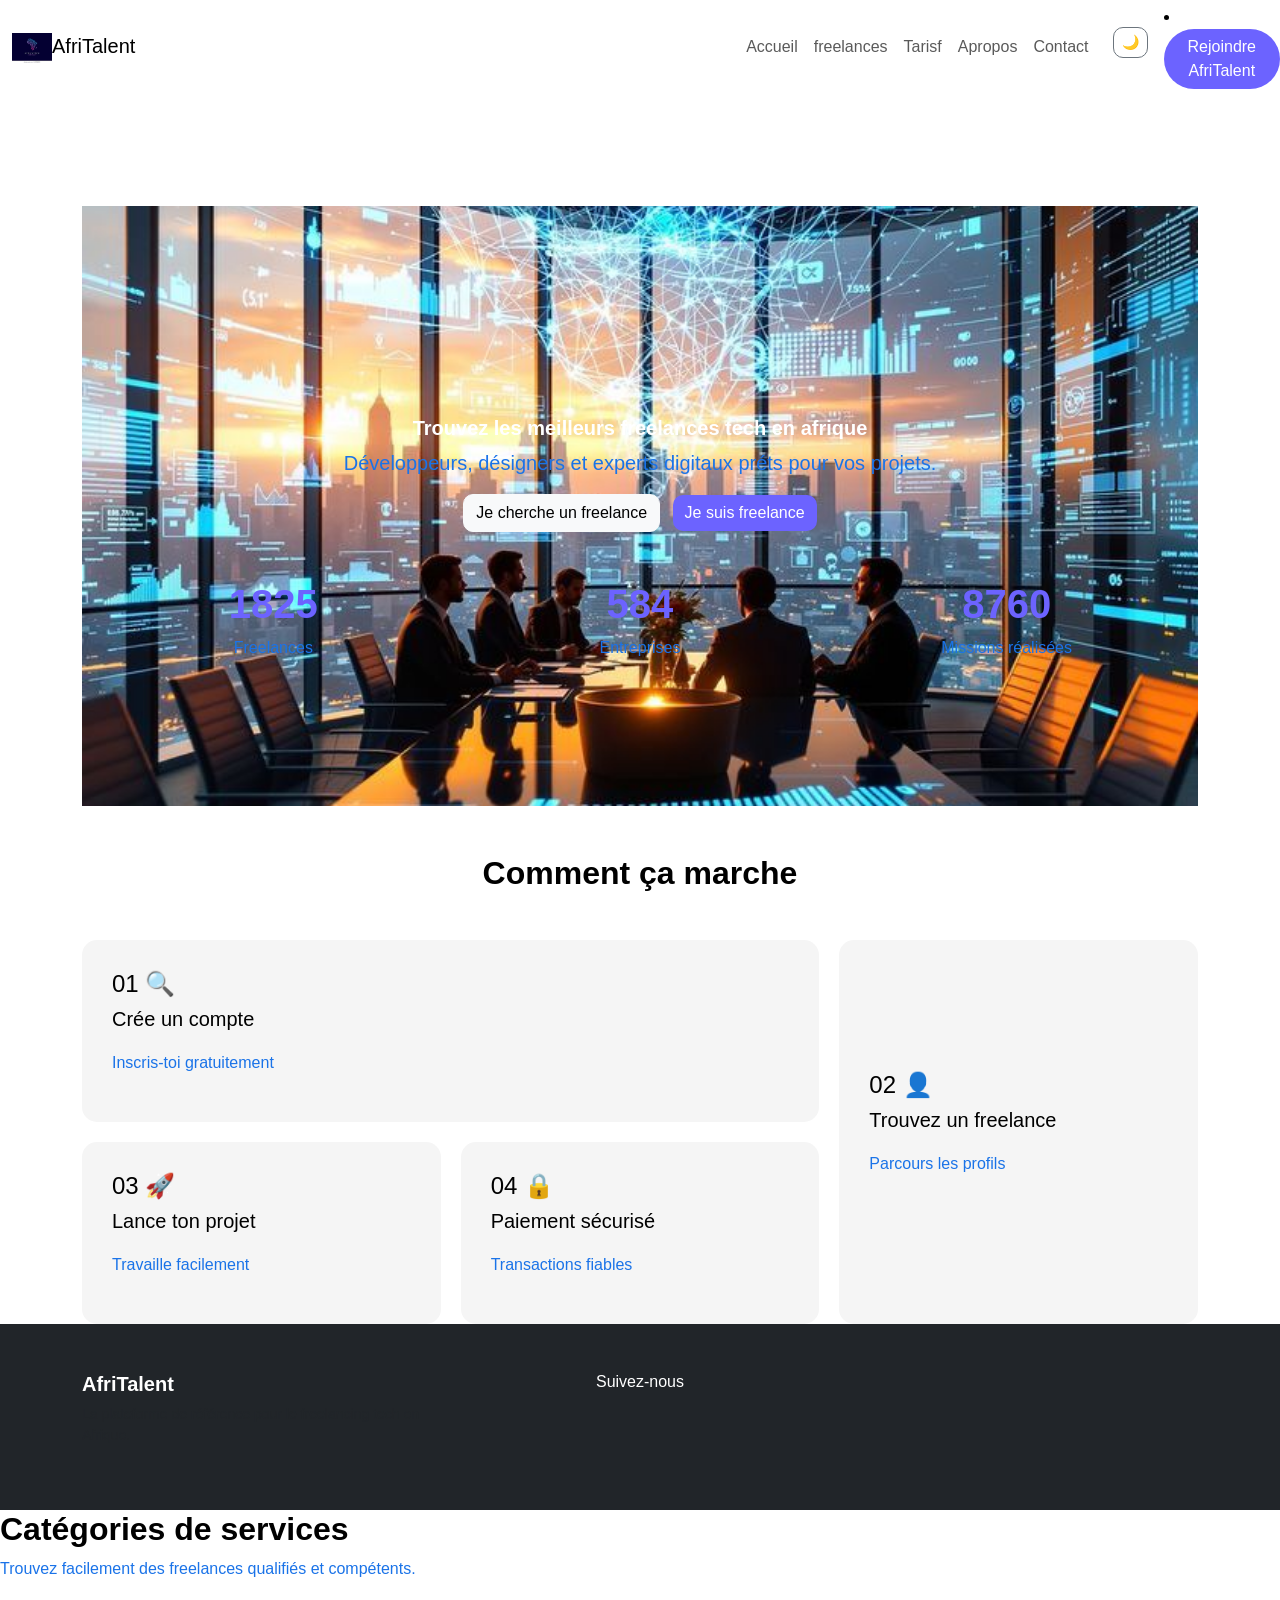
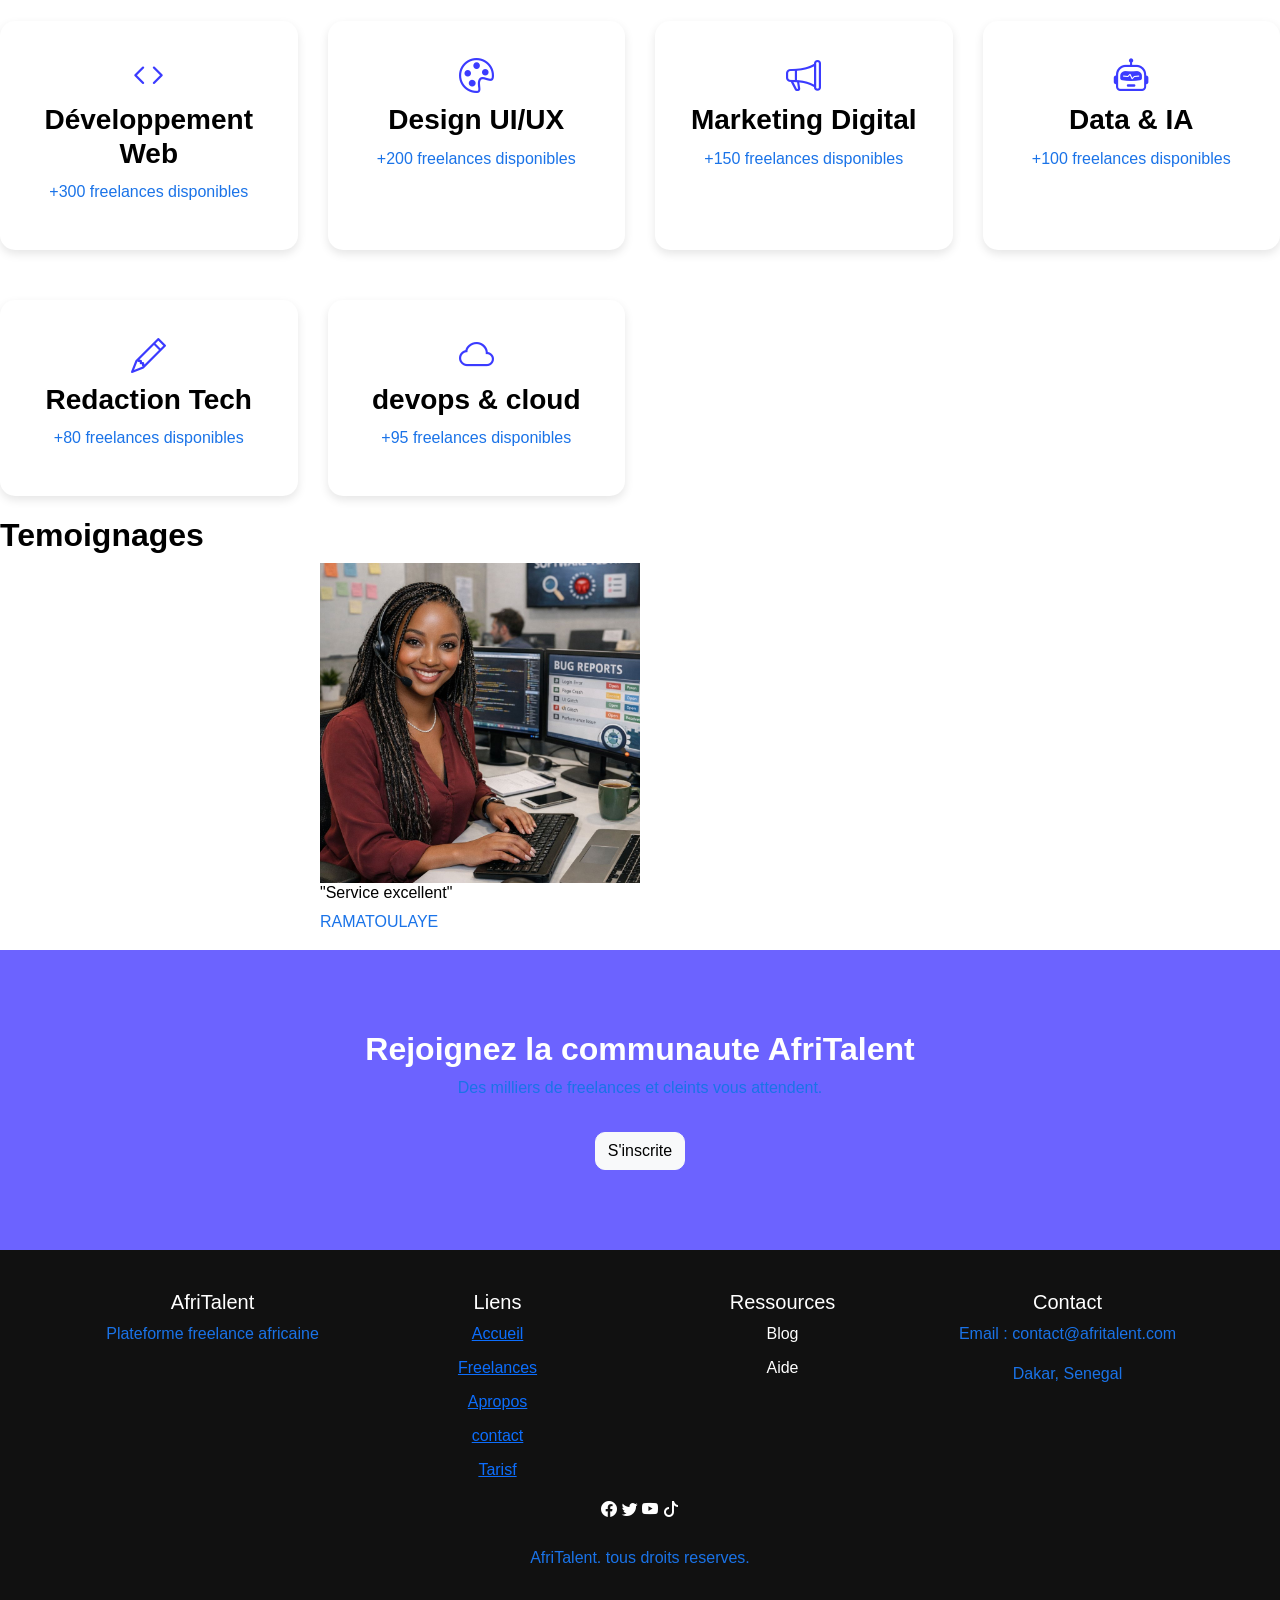
<file: index.html>
<!DOCTYPE html>
<html lang="fr">    

<head>
    <meta charset="UTF-8">
    <meta name="viewport" content="width=device-width, initial-scale=1.0">
    <title>AfriTalent — Accueil</title>

    <link href="https://cdn.jsdelivr.net/npm/bootstrap@5.3.0/dist/css/bootstrap.min.css" rel="stylesheet">
    
    <link rel="stylesheet" href="https://cdn.jsdelivr.net/npm/bootstrap-icons@1.13.1/font/bootstrap-icons.min.css">

    <link rel="stylesheet" href="css/style.css">
</head>

<body>
    <header>
            <div class="container">
                <a class="navbar-brand" href="index.html"></a>

                <button class="navbar-toggler" data-bs-toggle="collapse" data-bs-target="#menu">

                    <span class="navbar-toggler-icon"></span>

                </button>

        
        <nav id="navbar1" class=" navbar navbar-expand-lg fixed-top">

            <div class="container">
                <a class="navbar-brand" href="index.html"> <img src="images/Logo.png" width="40" alt="Logo AfriTalent"
                        class="Logo" alt="#">AfriTalent</a>

            </div>
            <div class="collapse navbar-collapse w-75" id="menu">

                <ul class="navbar-nav ms-auto">
                    <li class="nav-item"><a class="nav-link" href="index.html">Accueil</a></li>
                    <li class="nav-item"><a class="nav-link" href="freelances.html">freelances</a></li>
                    <li class="nav-item"><a class="nav-link" href="tarisf.html">Tarisf</a></li>
                    <li class="nav-item"><a class="nav-link" href="about.html">Apropos</a></li>
                    <li class="nav-item"><a class="nav-link" href="contact..html">Contact</a></li>
                    <li class="nav-item ms-lg-3">
                        <button id="darkModeBtn"  class="btn btn-sm btn-outline-secondary">🌙</button>
                    </li>
                </ul>
            </div>
            <li class="nav-item ms-lg-3">
                <a class="btn btn-primary rounded-pill px-4" alt="#">Rejoindre AfriTalent</a>
            </li>
            </div>
        </nav>
    </header>
<!--hero-->
    <main class="container mt-5 pt-5">
        <section class="hero text-centre">
            <h1 class="display-3 fw-bold">Trouvez les meilleurs freelances tech en afrique</h1>

            <p class="lead">Développeurs, désigners et experts digitaux préts pour vos projets.</p>

            <button class="btn btn-light me-2">Je cherche un freelance</button>

            <button class="btn btn-primary">Je suis freelance</button>
             <div class="row mt-5">
                <div class="col-md-4">
                    <h2 class="counter" data-target="2500">+2500</h2>

                    <p>Freelances</p>
                </div> 


                <div class="col-md-4">
                    <h2 class="counter" data-target="800">+800</h2>

                    <p>Entreprises</p>
                </div>
                <div class="col-md-4">
                    <h2 class="counter" data-target="12000">+12000</h2>

                    <p>Missions réalisées</p>
                </div>


            </div>
        </section>


    </main>

<!--Comment ca marche ?-->
<section class="container mt-5">

<h2 class="text-center mb-5">Comment ça marche</h2>

  <div class="bento-grid mt-4">

     <div class="box box1">
     <h4>01 🔍</h4>
     <h5>Crée un compte</h5>
     <p>Inscris-toi gratuitement</p>
     </div>

    <div class="box box2">
    <h4>02 👤</h4>
    <h5>Trouvez un freelance</h5>
    <p>Parcours les profils</p>
    </div>

    <div class="box box3">
    <h4>03 🚀</h4>
    <h5>Lance ton projet</h5>
    <p>Travaille facilement</p>
    </div>

    <div class="box box4">
    <h4>04 🔒</h4>
    <h5>Paiement sécurisé</h5>
    <p>Transactions fiables</p>
    </div>

</div>
</section>


    <footer class="bg-dark text-white py-5">
        <div class="container">
            <div class="row">
                <div class="col-md-4 mb-4 mb-md-0">
                    <h5 class="fw-bold">AfriTalent</h5>
                    <p class="small text-muted">La plateforme de référence pour le freelancing tech en Afrique.</p>
                </div>
                <div class="col-md-4 mb-4 mb-md-0 text-center">
                    <h6>Suivez-nous</h6>
                    <div class="d-flex justify-content-center gap-3 fs-4">
                        <a href="#" class="text-white"><i class="fab fa-linkedin"></i></a>
                        <a href="#" class="text-white"><i class="fab fa-twitter"></i></a>
                    </div>
                </div>

            </div>

        </div>
    </footer>

<!--categories services-->

<section class="categories">
    <h2>Catégories de services</h2>
    <p>Trouvez facilement des freelances qualifiés et compétents.</p>

    <div class="categories-container">

        
        <div class="categorie-card">
            <i class="bi bi-code"></i>
           <h3>Développement Web</h3>
            <p>+300 freelances disponibles</p>
        </div>
        
        
        <div class="categorie-card">
            <i class="bi bi-palette"></i>
            <h3>Design UI/UX</h3>
            <p>+200 freelances disponibles</p>
        </div>
        

       
        <div class="categorie-card">
            <i class="bi bi-megaphone"></i>
            <h3>Marketing Digital</h3>
            <p>+150 freelances disponibles</p>
        </div>
       

        
        <div class="categorie-card">
            <i class="bi bi-robot"></i>
            <h3>Data & IA</h3>
            <p>+100 freelances disponibles</p>
        </div>
        

        
        <div class="categorie-card">
            <i class="bi bi-pencil"></i>
            <h3>Redaction Tech</h3>
            <p>+80 freelances disponibles</p>
        </div>
        

        
        <div class="categorie-card">
            <i class="bi bi-cloud"></i>
            <h3>devops & cloud</h3>
            <p>+95 freelances disponibles</p>
        </div>
        
    
    </div>
    
</section>


    <!--TEMOIGNAGES-->
<section>

<div id="carouselExample" class="carousel slide">
     <div class="carousel-inner">
  
        <h2 class="text-centre">Temoignages</h2>
    
     <div class="carousel-item active">
      <img src="images/imageR1.jpg" class="d-block w-100 test" alt="...">
        <h6>"Service excellent"</h6>
         <p>RAMATOULAYE</p>
    </div>

    
    <div class="carousel-item">
      <img src="images/imageR2.jpg" class="d-block w-100 test" alt="...">
       <h6>client satisfait</h6>
        <p>ASTOU NDIAYE</p>
    </div>

   
    <div class="carousel-item">
      <img src="images/imageR3.jpg" class="d-block w-100 test" alt="...">
       <h6>"Top plateforme"</h6>
       <p>NDEYE NIANG</p>
    </div>
 <button class="carousel-control-prev" type="button" data-bs-target="#carouselExample" data-bs-slide="prev">
    <span class="carousel-control-prev-icon" aria-hidden="true"></span>
    <span class="visually-hidden">Previous</span>
  </button>
  <button class="carousel-control-next" type="button" data-bs-target="#carouselExample" data-bs-slide="next">
    <span class="carousel-control-next-icon" aria-hidden="true"></span>
    <span class="visually-hidden">Next</span>
  </button>

   </div>
  </div>
  
</section>
  

    
<!--CTA-->
    <section class="cta text-center">
        
        <h2>Rejoignez la communaute AfriTalent</h2>
        <p>Des milliers de freelances et cleints vous attendent.</p>

        <a class="btn btn-light mt-3" href="#">S'inscrite</a>


    
    </section>

    </main>

    <footer class="footer">

        <div class="container">

            <div class="row">

                <div class="col-md-3">
                    <h5>AfriTalent</h5>
                    <p>Plateforme freelance africaine</p>
                </div>

                <div class="col-md-3">
                    <h5>Liens</h5>
                    <ul>
                        <li><a href="index.html">Accueil</a></li>
                        <li><a href="freelances.html">Freelances</a></li>
                        <li><a href="about.html">Apropos</a></li>
                        <li><a href="contact..html">contact</a></li>
                        <li><a href="tarisf.html">Tarisf</a></li>
                    </ul>
                </div>


                <div class="col-md-3">
                    <h5>Ressources</h5>
                    <ul>
                        <li>Blog</li>
                        <li>Aide</li>
                    </ul>
                </div>

                <div class="col-md-3">
                    <h5>Contact</h5>
                    <p>Email : contact@afritalent.com</p>
                    <p>Dakar, Senegal</p>
                
                </div>
                
                <div>
                    <i class="bi bi-facebook"><i class="fa-brands fa-facebook"></i></i>
                    <i class="bi bi-twitter"></i>
                    <i class="bi bi-youtube"></i>
                    <i class="bi bi-tiktok"></i>
                </div>
                
            </div>




            
            <p class="text-center mt-4">
                <span id="year"></span> AfriTalent. tous droits reserves.
            
       </div>
       
       </div>
       </div>
       

   
   </footer>

<script 
src="https://cdn.jsdelivr.net/npm/bootstrap@5.3.0/dist/js/bootstrap.bundle.min.js"
></script> 

<script src="js/main.js"></script>
</body>
</html>
</file>
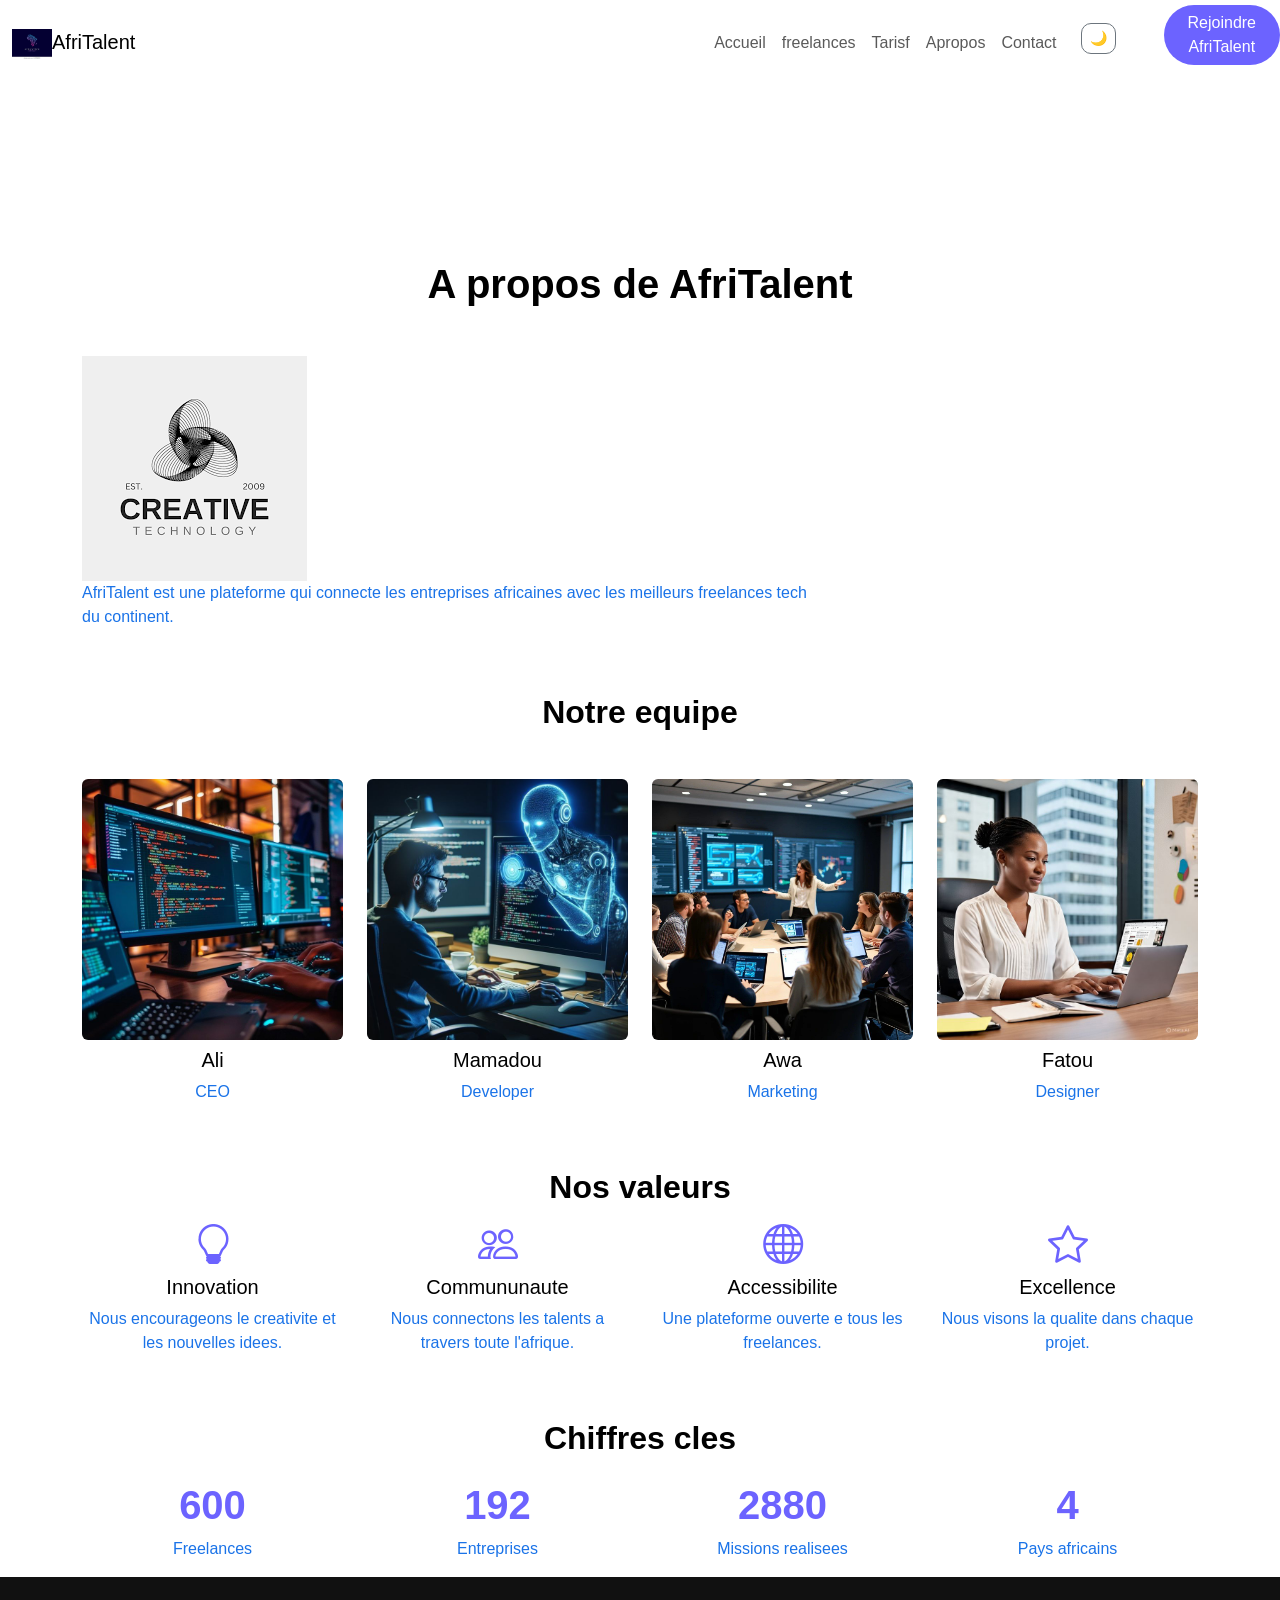
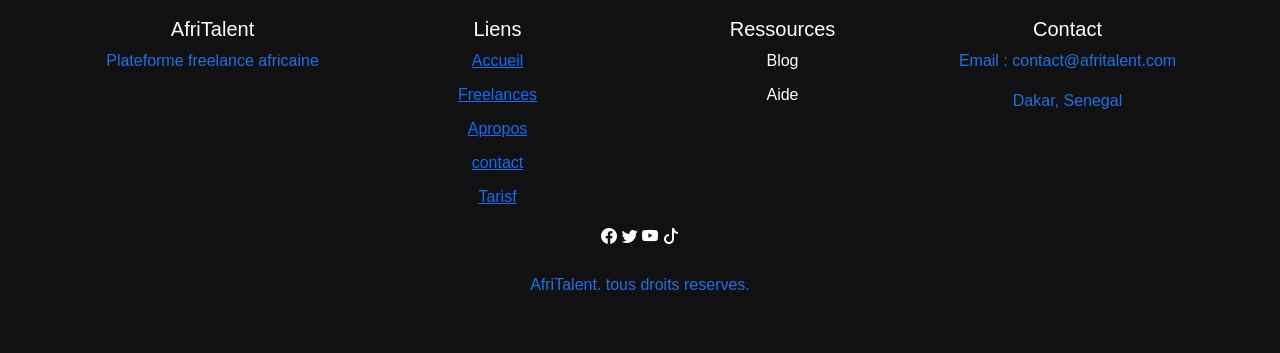
<file: about.html>
<!DOCTYPE html>
<html lang="fr">
<head> 
<meta charset="UTF-8"> 
<meta name="viewport" content="width=device-width, initial-scale=1.0"> 
<title>AfriTalent — Accueil</title> 
 
<link 
href="https://cdn.jsdelivr.net/npm/bootstrap@5.3.0/dist/css/bootstrap.min.css" 
rel="stylesheet"> 

<link rel="stylesheet" href="https://cdn.jsdelivr.net/npm/bootstrap-icons@1.11.3/font/bootstrap-icons.min.css">

<link rel="stylesheet" href="css/style.css">
</head>

<body>
  <header>
    
            <div class="container">
                <a class="navbar-brand" href="index.html"></a>

                <button class="navbar-toggler" data-bs-toggle="collapse" data-bs-target="#menu">

                    <span class="navbar-toggler-icon"></span>

                </button>
     
        <nav id="navbar1" class=" navbar navbar-expand-lg fixed-top">

            <div class="container">
                <a class="navbar-brand" href="index.html"> <img src="images/Logo.png" width="40" alt="Logo AfriTalent"
                        class="Logo" alt="#">AfriTalent</a>

            </div>
            <div class="collapse navbar-collapse w-75" id="menu">

                <ul class="navbar-nav ms-auto">
                    <li class="nav-item"><a class="nav-link" href="index.html">Accueil</a></li>
                    <li class="nav-item"><a class="nav-link" href="freelances.html">freelances</a></li>
                    <li class="nav-item"><a class="nav-link" href="tarisf.html">Tarisf</a></li>
                    <li class="nav-item"><a class="nav-link" href="about.html">Apropos</a></li>
                    <li class="nav-item"><a class="nav-link" href="contact..html">Contact</a></li>
                    <li class="nav-item ms-lg-3">
                        <button id="darkModeBtn"  class="btn btn-sm btn-outline-secondary">🌙</button>
                    </li>
                </ul>
            </div>
            <ol class="nav-item ms-lg-3">
                <a class="btn btn-primary rounded-pill px-4" href="#">Rejoindre AfriTalent</a>
            </ol>
            </div>
        </nav>
  </header>


    <div class="container" style="margin-top: 150px;">

        <h1 class="text-center mb-5">A propos de AfriTalent</h1>

        <div class="row">
        <div class="col-md-6">

            <img src="images/logo2.png" class="img-fluid" alt="..">

    </div>
<!--Notre equipe-->
        <div class="col-md-8">

            <p>AfriTalent est une plateforme qui connecte les entreprises africaines avec les meilleurs freelances tech du continent.</p>

        </div>

        </div> 

            <h2 class="text-center my-5">Notre equipe</h2>
            
        <div class="row text-center">

       <div class="col-md-3">
            <img src="images/image1.jpg" class="img-fluid rounded" alt="Ali CEO">

             <h5 class="mt-2">Ali</h5>
             <p>CEO</p>

        </div>
  
        
        <div class="col-md-3">
            <img src="images/image2.jpg" class="img-fluid rounded" alt="Mamadou Developer"> 

            <h5 class="mt-2">Mamadou</h5>
            <p>Developer</p>
        </div>
        

        <div class="col-md-3">
            <img src="images/image3.jpg" class="img-fluid rounded" alt="Awa Marketing">

            <h5 class="mt-2">Awa</h5>
            <p>Marketing</p>
        </div>
        

        
        <div class="col-md-3">
            <img src="images/image4.jpg" class="img-fluid rounded" alt="Fatou Designer">

            <h5 class="mt-2">Fatou</h5>
            <p>Designer</p>
        </div>    


    </div>

</div> 


<!--Nos valeurs-->

<section class="container mt-5">

    <h2 class="text-center">Nos valeurs</h2>
    <div class="row text-center">

        <div class="col-12 col-md-3 col-lg-3">
            <i class="bi bi-lightbulb fs-1"></i>
            <h5>Innovation</h5>
            <p>Nous encourageons le creativite et les nouvelles idees.</p>
        </div>

        <div class="col-12 col-md-3 col-lg-3">
            <i class="bi bi-people fs-1"></i>
            <h5>Commununaute</h5>
            <p>Nous connectons les talents a travers toute l'afrique.</p>
        </div>

        <div class="col-12 col-md-3 col-lg-3">
            <i class="bi bi-globe fs-1"></i>
            <h5>Accessibilite</h5>
            <p>Une plateforme ouverte e tous les freelances.</p>
        </div>

        <div class="col-12 col-md-3 col-lg-3">
            <i class="bi bi-star fs-1"></i>
            <h5>Excellence</h5>
            <p>Nous visons la qualite dans chaque projet.</p>
        </div>

    </div>

</section>
<!--Chiffres cles-->
<section class="container mt-5 text-center">

    <h2 class="mb-4">Chiffres cles</h2>
    <div class="row">

        <div class="col-12 col-md-3 col-lg-3">
            <h2 class="counter" data-target="2500">800</h2>
            <p>Freelances</p>
        </div>

        <div class="col-12 col-md-3 col-lg-3">
            <h2 class="counter" data-target="800">800</h2>
            <p>Entreprises</p>
        </div>

        <div class="col-12 col-md-3 col-lg-3">
            <h2 class="counter" data-target="12000">12000</h2>
            <p>Missions realisees</p>
        </div>

        <div class="col-12 col-md-3 col-lg-3">
            <h2 class="counter" data-target="15">15</h2>
            <p>Pays africains</p>
        </div>
        
    </div>

</section>

</main>

<!--CTA-->
  
 
<footer class="footer">

        <div class="container">

            <div class="row">

                <div class="col-md-3">
                    <h5>AfriTalent</h5>
                    <p>Plateforme freelance africaine</p>
                </div>

                <div class="col-md-3">
                    <h5>Liens</h5>
                    <ul>
                        <li><a href="index.html">Accueil</a></li>
                        <li><a href="freelances.html">Freelances</a></li>
                        <li><a href="about.html">Apropos</a></li>
                        <li><a href="contact..html">contact</a></li>
                        <li><a href="tarisf.html">Tarisf</a></li>
                    </ul>
                </div>


                <div class="col-md-3">
                <h5>Ressources</h5>
                    <ul>
                        <li>Blog</li>
                        <li>Aide</li>
                    </ul>
                </div>

                <div class="col-md-3">
                    <h5>Contact</h5>
                    <p>Email : contact@afritalent.com</p>
                    <p>Dakar, Senegal</p>
                </div>    
                

                
                <div>
                    <i class="bi bi-facebook"><i class="fa-brands fa-facebook"></i></i>
                    <i class="bi bi-twitter"></i>
                    <i class="bi bi-youtube"></i>
                    <i class="bi bi-tiktok"></i>
                </div>
               
            </div>




            
            <p class="text-center mt-4">
                <span id="year"></span> AfriTalent. tous droits reserves.
            </p>    
            
       </div>
       
   
   </footer>

<script 
src="https://cdn.jsdelivr.net/npm/bootstrap@5.3.0/dist/js/bootstrap.bundle.min.js"
></script> 
<script src="js/main.js"></script>
</body>
</html>
</file>
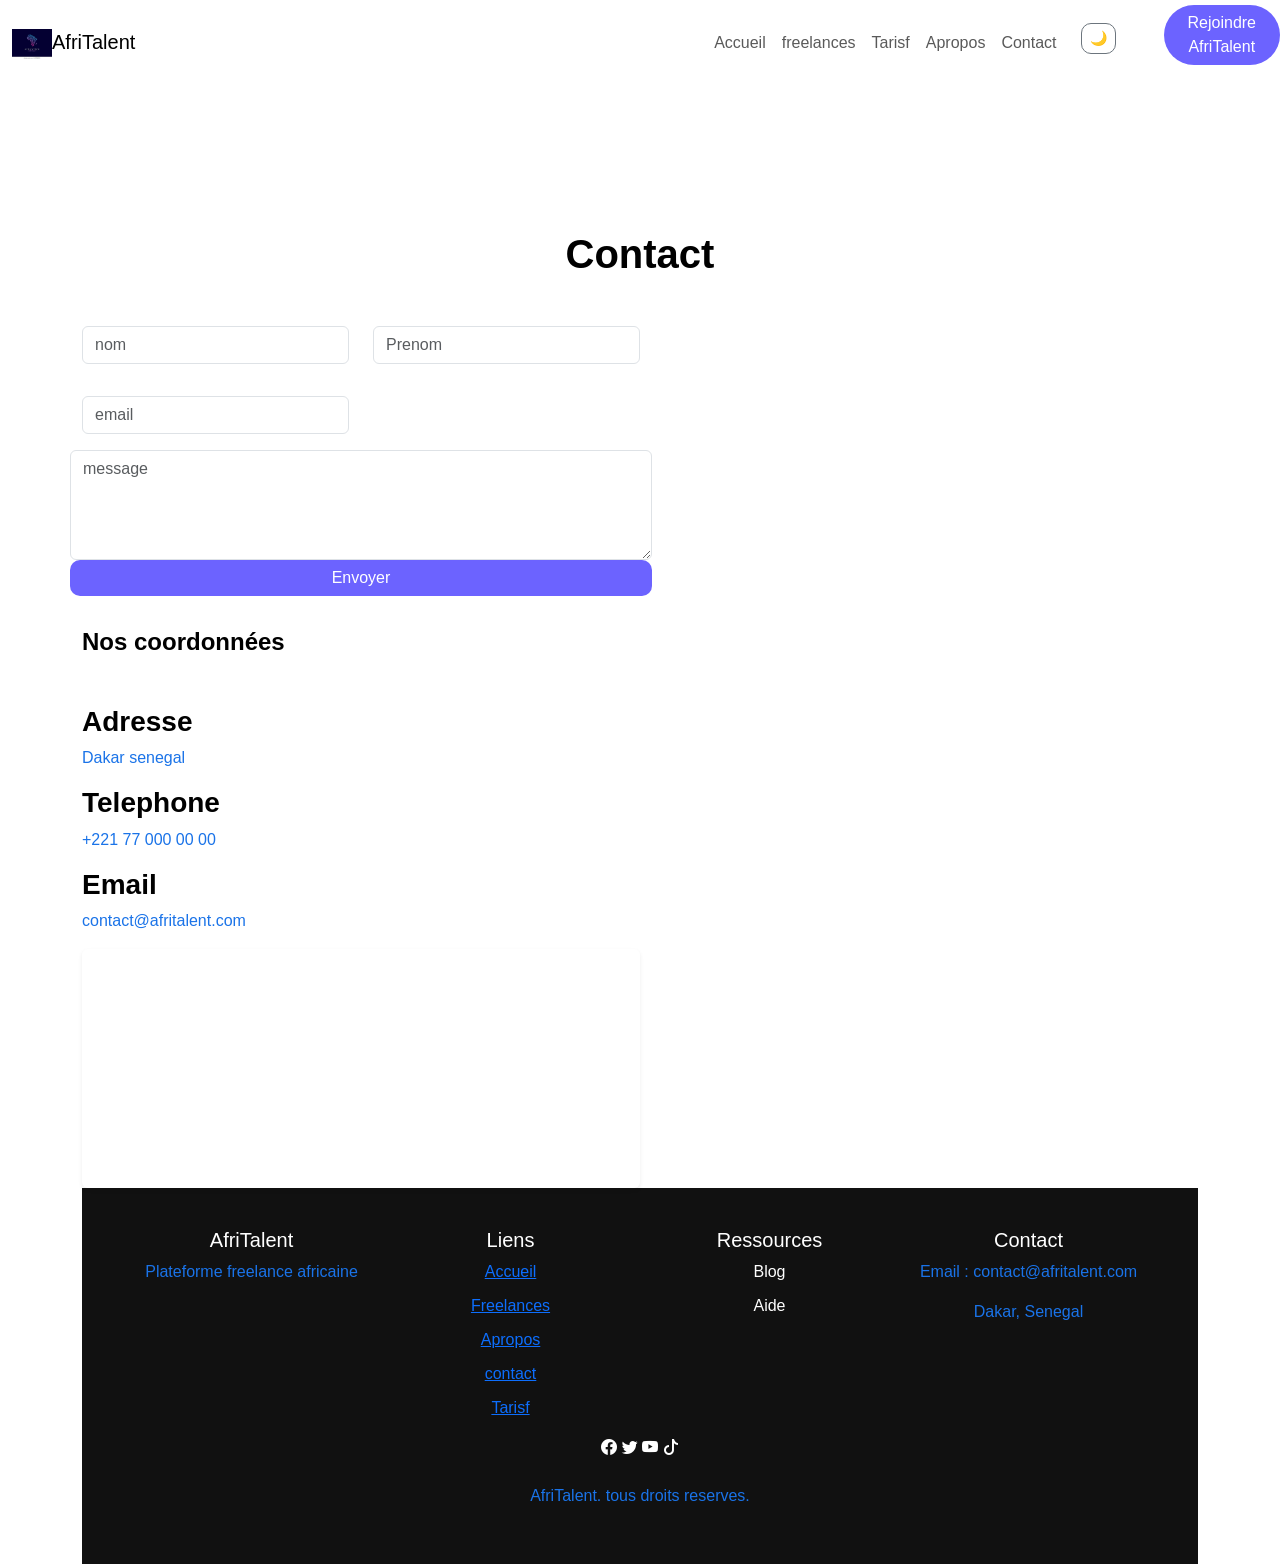
<file: contact..html>
<!DOCTYPE html>
<html lang="fr">
<head> 
<meta charset="UTF-8"> 
<meta name="viewport" content="width=device-width, initial-scale=1.0"> 
<title>AfriTalent — Accueil</title> 

<link 
href="https://cdn.jsdelivr.net/npm/bootstrap@5.3.0/dist/css/bootstrap.min.css" 
rel="stylesheet"> 
<link rel="stylesheet" href="https://cdn.jsdelivr.net/npm/bootstrap-icons@1.11.3/font/bootstrap-icons.min.css">

<link rel="stylesheet" href="css/style.css">
</head>
<body> 
      
<header> 
    
            <div class="container">
                <a class="navbar-brand" href="index.html"></a>

                <button class="navbar-toggler" data-bs-toggle="collapse" data-bs-target="#menu">

                    <span class="navbar-toggler-icon"></span>

                </button>

        
        <nav id="navbar1" class=" navbar navbar-expand-lg fixed-top">

            <div class="container">
                <a class="navbar-brand" href="index.html"> <img src="images/Logo.png" width="40" alt="Logo AfriTalent"
                        class="Logo" alt="#">AfriTalent</a>

            </div>
            <div class="collapse navbar-collapse w-75" id="menu">

                <ul class="navbar-nav ms-auto">
                    <li class="nav-item"><a class="nav-link" href="index.html">Accueil</a></li>
                    <li class="nav-item"><a class="nav-link" href="freelances.html">freelances</a></li>
                    <li class="nav-item"><a class="nav-link" href="tarisf.html">Tarisf</a></li>
                    <li class="nav-item"><a class="nav-link" href="about.html">Apropos</a></li>
                    <li class="nav-item"><a class="nav-link" href="contact..html">Contact</a></li>
                    <li class="nav-item ms-lg-3">
                        <button id="darkModeBtn"  class="btn btn-sm btn-outline-secondary">🌙</button>
                    </li>
                </ul>
            </div>
            <ol class="nav-item ms-lg-3">
                <a class="btn btn-primary rounded-pill px-4" alt="#">Rejoindre AfriTalent</a>
            </ol>
            </div>
        </nav>

     
    
</header>
    <form id="contactForm">
        <div class="container" style="margin-top: 120px;">

            <h1 class="text-center mb-5">Contact</h1>

             <div class="col-lg-6">
    
                <div class="row">
                    <div class="col-md-6 mb-3">

                        <input id="nom" type="text" class="form-control mb-3" placeholder="nom" required>
                        <small id="nomError" class="text-danger"></small>
                        
                    </div>

                    <div class="col-md-6 mb-3">
                    
                        <input id="prenom" type="prenom" class="form-control mb-3" placeholder="Prenom" required>
                        <small id="prenomError" class="text-danger"></small>

                    </div>
               
                <div class="col-md-6 mb-3">

                   <input id="email" type="email" class="form-control" placeholder="email" required>
                   <small id="emailError" class="text-danger"></small>

                </div>
    
        

                <textarea id="message" class="form-control" rows="4" placeholder="message"></textarea>
                <small id="messageError" class="text-danger"></small>

                <button class="btn btn-primary">Envoyer</button>

                <p id="successMessage" class="text-success mt-3"></p>

            
                       <div  class="alert alert-success mt-3 d-none">
                            <p>Merci ! Votre message a été envoyé avec succès!</p>
                        </div>
               
    </div>         
    </form>
             
    <!--info-->

             <div class="info">
                <div class="col-md-6">

                <h4 class="fw-bold mb-5"> Nos coordonnées</h4>

                <h3>Adresse</h3>
                <p>Dakar senegal</p>

                <h3>Telephone</h3>
                <p>+221 77 000 00 00</p>

                <h3>Email</h3>
                <p>contact@afritalent.com</p>

             </div>

             <div class="ratio ratio-21x9 rounded overflow-hidden shadow-sm">
                        <iframe src="https://www.google.com/maps/embed?pb=!1m18!1m12!1m3!1d12345.6789!2d-17.44!3d14.71!2m3!1f0!2f0!3f0!3m2!1i1024!2i768!4f13.1!3m3!1m2!1s0x0%3A0x0!2zMTTCsDQyJzM2LjAiTiAxN8KwMjYnMjQuMCJX!5e0!3m2!1sfr!2ssn!4v1620000000000!5m2!1sfr!2ssn" style="border:0;" allowfullscreen="" loading="lazy"></iframe>
            </div>
        
        </div>
    </div>
</main>
    <!--CTA-->
    


    <footer class="footer">

        <div class="container">

            <div class="row">

                <div class="col-md-3">
                    <h5>AfriTalent</h5>
                    <p>Plateforme freelance africaine</p>
                </div>

                <div class="col-md-3">
                    <h5>Liens</h5>
                    <ul>
                        <li><a href="index.html">Accueil</a></li>
                        <li><a href="freelances.html">Freelances</a></li>
                        <li><a href="about.html">Apropos</a></li>
                        <li><a href="contact..html">contact</a></li>
                        <li><a href="tarisf.html">Tarisf</a></li>
                    </ul>
                </div>


                <div class="col-md-3">
                    <h5>Ressources</h5>
                    <ul>
                        <li>Blog</li>
                        <li>Aide</li>
                    </ul>
                </div>

                <div class="col-md-3">
                    <h5>Contact</h5>
                    <p>Email : contact@afritalent.com</p>
                    <p>Dakar, Senegal</p>
                </div>


                <div>
                    <i class="bi bi-facebook"><i class="fa-brands fa-facebook"></i></i>
                    <i class="bi bi-twitter"></i>
                    <i class="bi bi-youtube"></i>
                    <i class="bi bi-tiktok"></i>
                </div>
            </div>



            <p class="text-center mt-4">
                <span id="year"></span> AfriTalent. tous droits reserves.
            </p>
   </div> 
   
   </footer>
<script 
src="https://cdn.jsdelivr.net/npm/bootstrap@5.3.0/dist/js/bootstrap.bundle.min.js"
></script> 

<script src="js/main.js"></script>
</body>
</html>
</file>
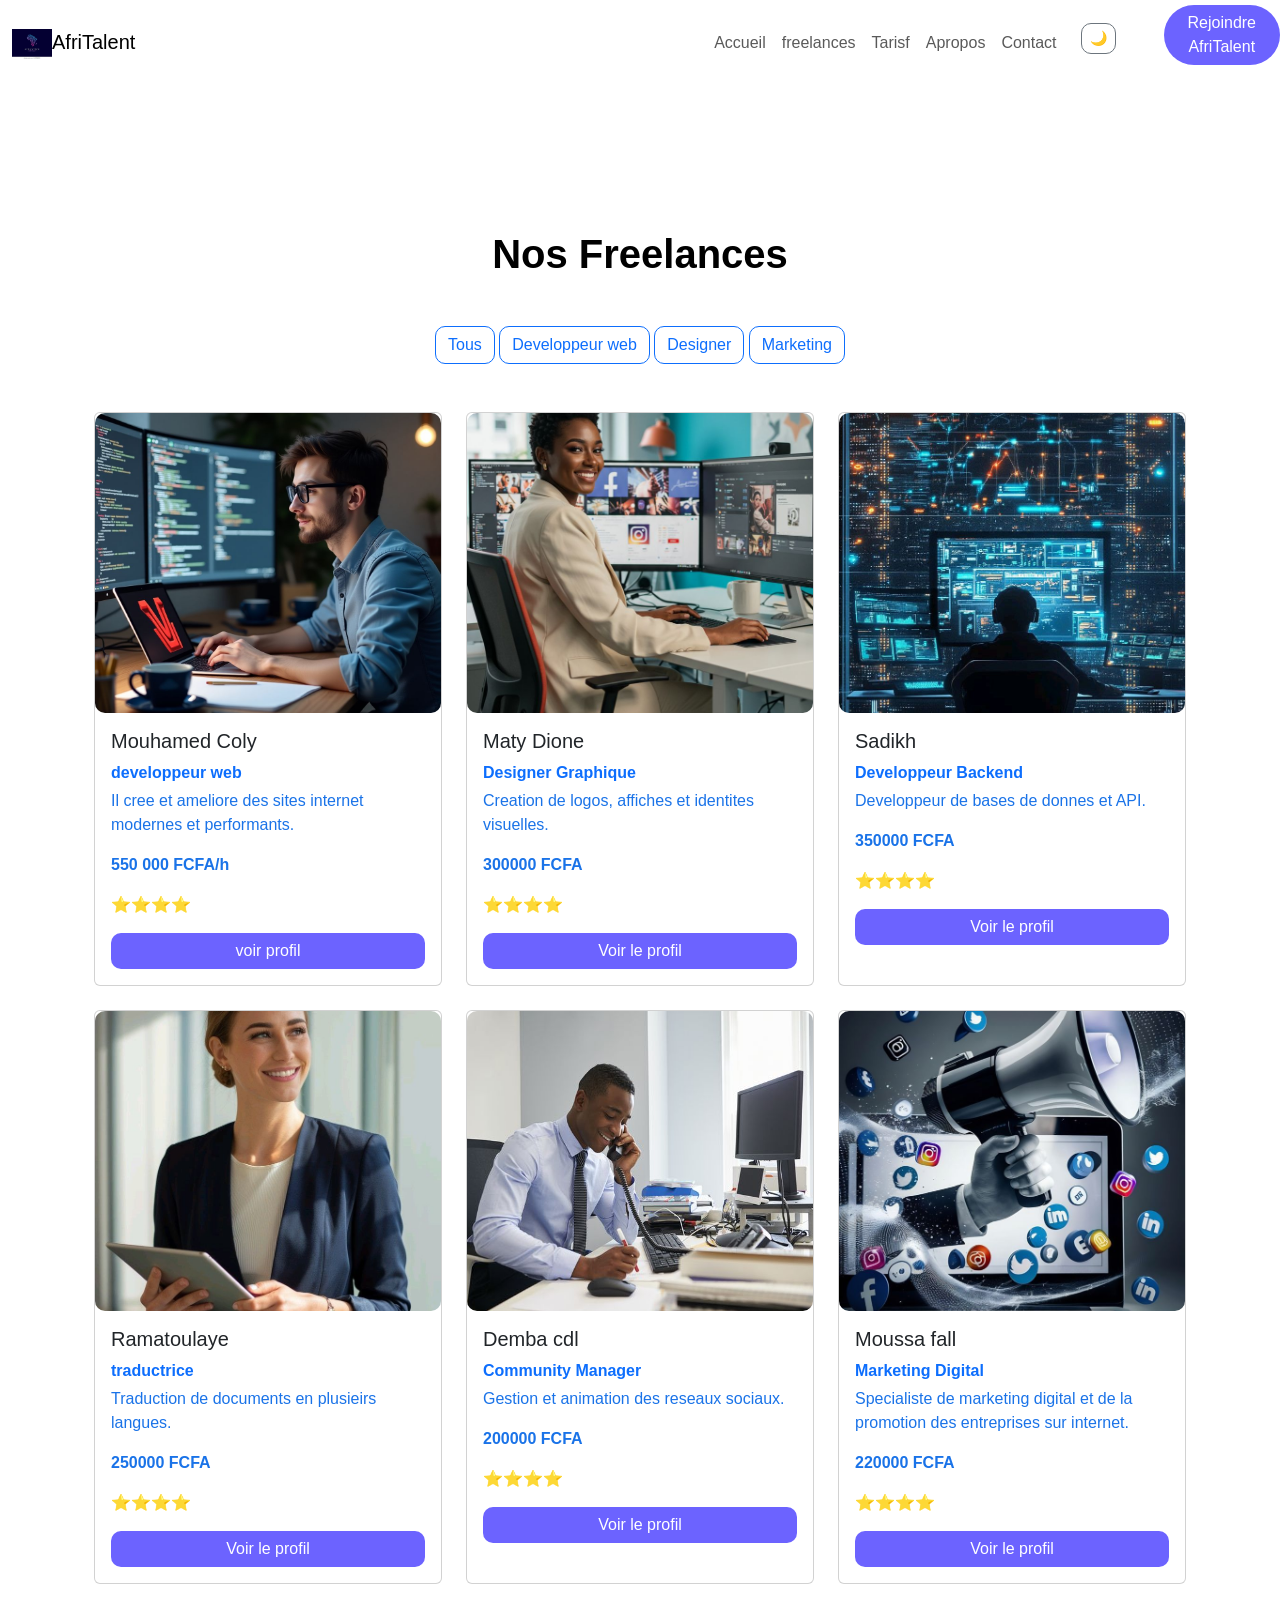
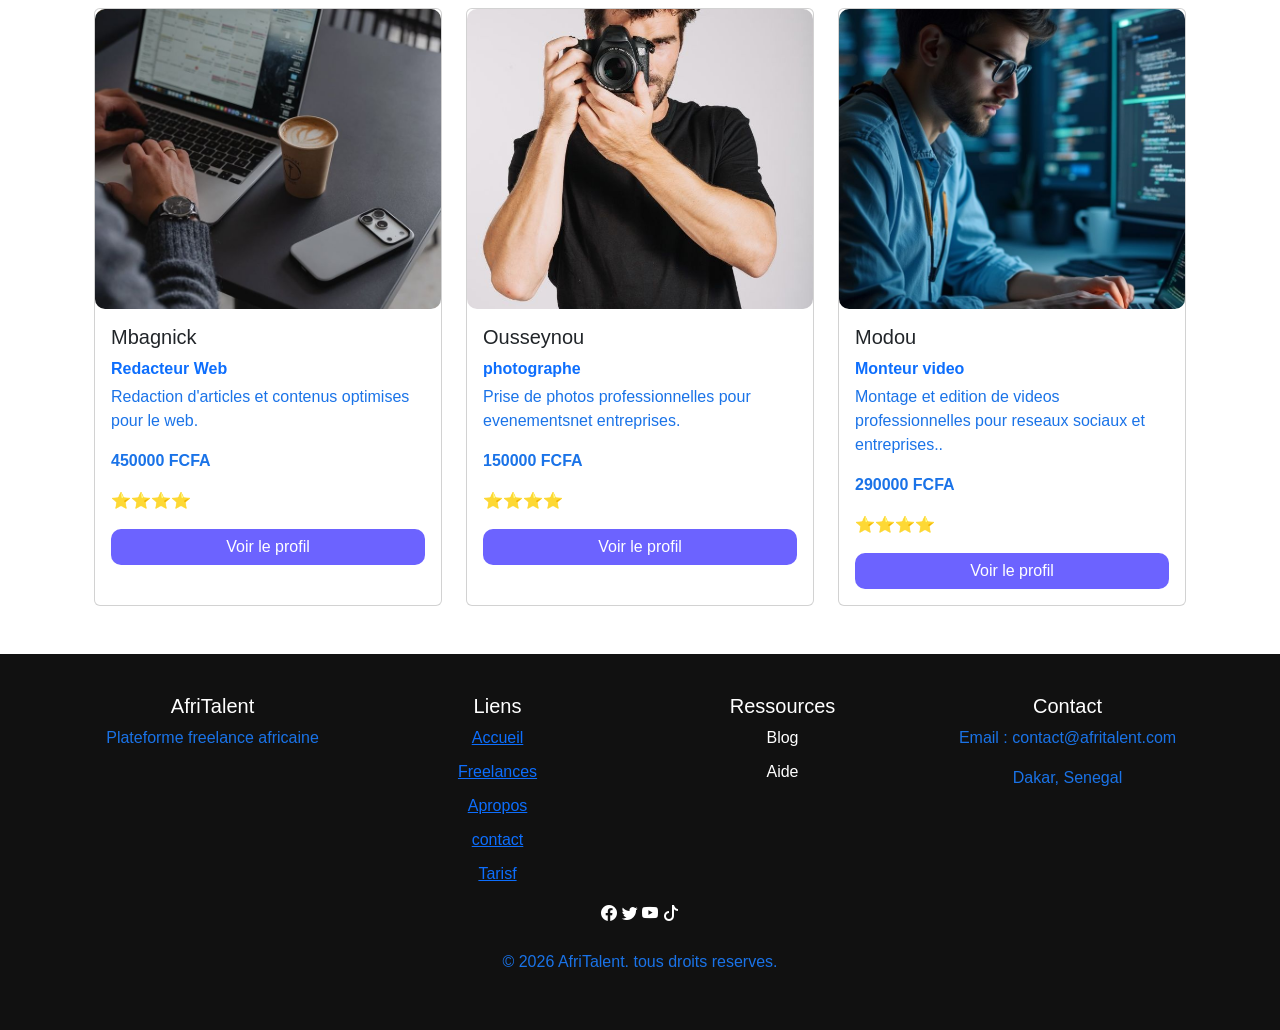
<file: freelances.html>
<!DOCTYPE html>
<html lang="fr">
<head> 
<meta charset="UTF-8"> 
<meta name="viewport" content="width=device-width, initial-scale=1.0"> 
<title> Freelances - AfriTalent </title> 
<link 
href="https://cdn.jsdelivr.net/npm/bootstrap@5.3.0/dist/css/bootstrap.min.css" 
rel="stylesheet"> 

<link rel="stylesheet" href="https://cdn.jsdelivr.net/npm/bootstrap-icons@1.11.3/font/bootstrap-icons.min.css">
<link rel="stylesheet" href="css/style.css">
</head>
<body> 
   
<header>
       
            <div class="container">
                <a class="navbar-brand" href="index.html"></a>

                <button class="navbar-toggler" data-bs-toggle="collapse" data-bs-target="#menu">

                    <span class="navbar-toggler-icon"></span>

                </button>

        
        <nav id="navbar1" class=" navbar navbar-expand-lg fixed-top">

            <div class="container">
                <a class="navbar-brand" href="index.html"> <img src="images/Logo.png" width="40" alt="Logo AfriTalent"
                        class="Logo" alt="#">AfriTalent</a>

            </div>
            <div class="collapse navbar-collapse w-75" id="menu">

                <ul class="navbar-nav ms-auto">
                    <li class="nav-item"><a class="nav-link" href="index.html">Accueil</a></li>
                    <li class="nav-item"><a class="nav-link" href="freelances.html">freelances</a></li>
                    <li class="nav-item"><a class="nav-link" href="tarisf.html">Tarisf</a></li>
                    <li class="nav-item"><a class="nav-link" href="about.html">Apropos</a></li>
                    <li class="nav-item"><a class="nav-link" href="contact..html">Contact</a></li>
                    <li class="nav-item ms-lg-3">
                        <button id="darkModeBtn"  class="btn btn-sm btn-outline-secondary">🌙</button>
                    </li>
                </ul>
            </div>
            <ol class="nav-item ms-lg-3">
                <a class="btn btn-primary rounded-pill px-4" href="#">Rejoindre AfriTalent</a>
            </ol>
            </div>
        </nav> 
</header>

 <main class="container" style="margin-top: 120px;">
    <h1 class="text-center mb-5">Nos Freelances</h1>

    <div class="text-center mb-4">

        <button class="btn btn-outline-primary filter-btn" data-category="all">Tous</button>

        <button class="btn btn-outline-primary filter-btn" data-category="dev">Developpeur web</button>

        <button class="btn btn-outline-primary filter-btn" data-category="design">Designer</button>

        <button class="btn btn-outline-primary filter-btn" data-category="marketing">Marketing</button>


     </div>
<!--freelances-->     
<section class="freelences ">
    <div class="container my-5">
  <div class="row g-4">

    <div class="col-12 col-md-6 col-lg-4 freelancer-card" data-category="dev">
      <div class="card h-100">
        <img src="images/photofreelance1.jpg" class="card-img-top" alt="photo">
        <div class="card-body">
          <h5 class="card-title">Mouhamed Coly</h5>
          <p class="text-primary mb-1"><strong>developpeur web</strong></p>
          <p class="card-text">Il cree et ameliore des sites internet modernes et performants.</p>
          <p><strong>550 000 FCFA/h</strong></p>
          <p>⭐⭐⭐⭐</p>
          <a href="#" class="btn btn-primary w-100">voir profil</a>
        </div>
      </div>
    </div>
  
    <div class="col-12 col-md-6 col-lg-4 freelancer-card" data-category="design">
      <div class="card h-100">
        <img src="images/photofreelance2.jpg" class="card-img-top" alt="photo">
        <div class="card-body">
          <h5 class="card-title">Maty Dione</h5>
          <p class="text-primary mb-1"><strong>Designer Graphique</strong></p>
          <p class="card-text">Creation de logos, affiches et identites visuelles.</p>
          <p><strong>300000 FCFA</strong></p>
          <p>⭐⭐⭐⭐</p>
          <a href="#" class="btn btn-primary w-100">Voir le profil</a>
        </div>
      </div>
    </div>

    <div class="col-12 col-md-6 col-lg-4 freelancer-card" data-category="dev">
      <div class="card h-100">
        <img src="images/photofreelance3.jpg" class="card-img-top" alt="photo">
        <div class="card-body">
          <h5 class="card-title">Sadikh</h5>
          <p class="text-primary mb-1"><strong>Developpeur Backend</strong></p>
          <p class="card-text">Developpeur de bases de donnes et API.</p>
          <p><strong>350000 FCFA</strong></p>
          <p>⭐⭐⭐⭐</p>
          <a href="#" class="btn btn-primary w-100">Voir le profil</a>
        </div>
      </div>
    </div>

    <div class="col-12 col-md-6 col-lg-4 freelancer-card" data-category="dev">
      <div class="card h-100">
        <img src="images/photofreelance5.jpg" class="card-img-top" alt="photo">
        <div class="card-body">
          <h5 class="card-title">Ramatoulaye</h5>
          <p class="text-primary mb-1"><strong>traductrice</strong></p>
          <p class="card-text">Traduction de documents en plusieirs langues.</p>
          <p><strong>250000 FCFA</strong></p>
          <p>⭐⭐⭐⭐</p>
          <a href="#" class="btn btn-primary w-100">Voir le profil</a>
        </div>
      </div>
    </div>

    <div class="col-12 col-md-6 col-lg-4 freelancer-card" data-category="marketing">
      <div class="card h-100">
        <img src="images/photofreelance4.jpg" class="card-img-top" alt="photo">
        <div class="card-body">
          <h5 class="card-title">Demba cdl</h5>
          <p class="text-primary mb-1"><strong>Community Manager</strong></p>
          <p class="card-text">Gestion et animation des reseaux sociaux.</p>
          <p><strong>200000 FCFA</strong></p>
          <p>⭐⭐⭐⭐</p>
          <a href="#" class="btn btn-primary w-100">Voir le profil</a>
        </div>
      </div>
    </div>

   <div class="col-12 col-md-6 col-lg-4 freelancer-card" data-category="marketing">
      <div class="card h-100">
        <img src="images/photofreelance8.jpg" class="card-img-top" alt="photo">
        <div class="card-body">
          <h5 class="card-title">Moussa fall</h5>
          <p class="text-primary mb-1"><strong>Marketing Digital</strong></p>
          <p class="card-text">Specialiste de marketing digital et de la promotion des entreprises sur internet.</p>
          <p><strong>220000 FCFA</strong></p>
          <p>⭐⭐⭐⭐</p>
          <a href="#" class="btn btn-primary w-100">Voir le profil</a>
        </div>
      </div>
    </div>

    <div class="col-12 col-md-6 col-lg-4  freelancer-card" data-category="dev">
      <div class="card h-100">
        <img src="images/photofreelance9.jpg" class="card-img-top" alt="photo">
        <div class="card-body">
          <h5 class="card-title">Mbagnick</h5>
          <p class="text-primary mb-1"><strong>Redacteur Web</strong></p>
          <p class="card-text">Redaction d'articles et contenus optimises pour le web.</p>
          <p><strong>450000 FCFA</strong></p>
          <p>⭐⭐⭐⭐</p>
          <a href="#" class="btn btn-primary w-100">Voir le profil</a>
        </div>
      </div>
    </div>

    <div class="col-12 col-md-6 col-lg-4  freelancer-card" data-category="dev">
      <div class="card h-100">
        <img src="images/photofreelance6.jpg" class="card-img-top" alt="photo">
        <div class="card-body">
          <h5 class="card-title">Ousseynou</h5>
          <p class="text-primary mb-1"><strong>photographe</strong></p>
          <p class="card-text">Prise de photos professionnelles pour evenementsnet entreprises.</p>
          <p><strong>150000 FCFA</strong></p>
          <p>⭐⭐⭐⭐</p>
          <a href="#" class="btn btn-primary w-100">Voir le profil</a>
        </div>
      </div>
    </div>

    <div class="col-12 col-md-6 col-lg-4  freelancer-card" data-category="dev">
      <div class="card h-100">
        <img src="images/photofreelance7.jpg" class="card-img-top" alt="photo">
        <div class="card-body">
          <h5 class="card-title">Modou</h5>
          <p class="text-primary mb-1"><strong>Monteur video</strong></p>
          <p class="card-text">Montage et edition de videos professionnelles pour reseaux sociaux et entreprises..</p>
          <p><strong>290000 FCFA</strong></p>
          <p>⭐⭐⭐⭐</p>
          <a href="#" class="btn btn-primary w-100">Voir le profil</a>
        </div>
      </div>
    </div>

    

</div>
</div>
</section>


</main>
<!--CTA-->
    
 

 
<footer class="footer">

        <div class="container">

            <div class="row">

                <div class="col-md-3">
                    <h5>AfriTalent</h5>
                    <p>Plateforme freelance africaine</p>
                </div>

                <div class="col-md-3">
                 <h5>Liens</h5>
                    <ul>
                        <li><a href="">Accueil</a></li>
                        <li><a href="freelances.html">Freelances</a></li>
                        <li><a href="about.html">Apropos</a></li>
                        <li><a href="contact..html">contact</a></li>
                        <li><a href="tarisf.html">Tarisf</a></li>
                    </ul>
                </div>


                <div class="col-md-3">
                    <h5>Ressources</h5>
                    <ul>
                        <li>Blog</li>
                        <li>Aide</li>
                    </ul>
                </div>

                <div class="col-md-3">
                    <h5>Contact</h5>
                    <p>Email : contact@afritalent.com</p>
                    <p>Dakar, Senegal</p>
                </div>


                <div>
                    <i class="bi bi-facebook"></i>
                    <i class="bi bi-twitter"></i>
                    <i class="bi bi-youtube"></i>
                    <i class="bi bi-tiktok"></i>
                </div>
            </div>



            <p class="text-center mt-4">
                <span id="year"></span>© 2026 AfriTalent. tous droits reserves.
            </p>


    </footer>


    <script src="https://cdn.jsdelivr.net/npm/bootstrap@5.3.0/dist/js/bootstrap.bundle.min.js"></script>

    <script src="js/main.js"></script>


</body>

</html>
</file>
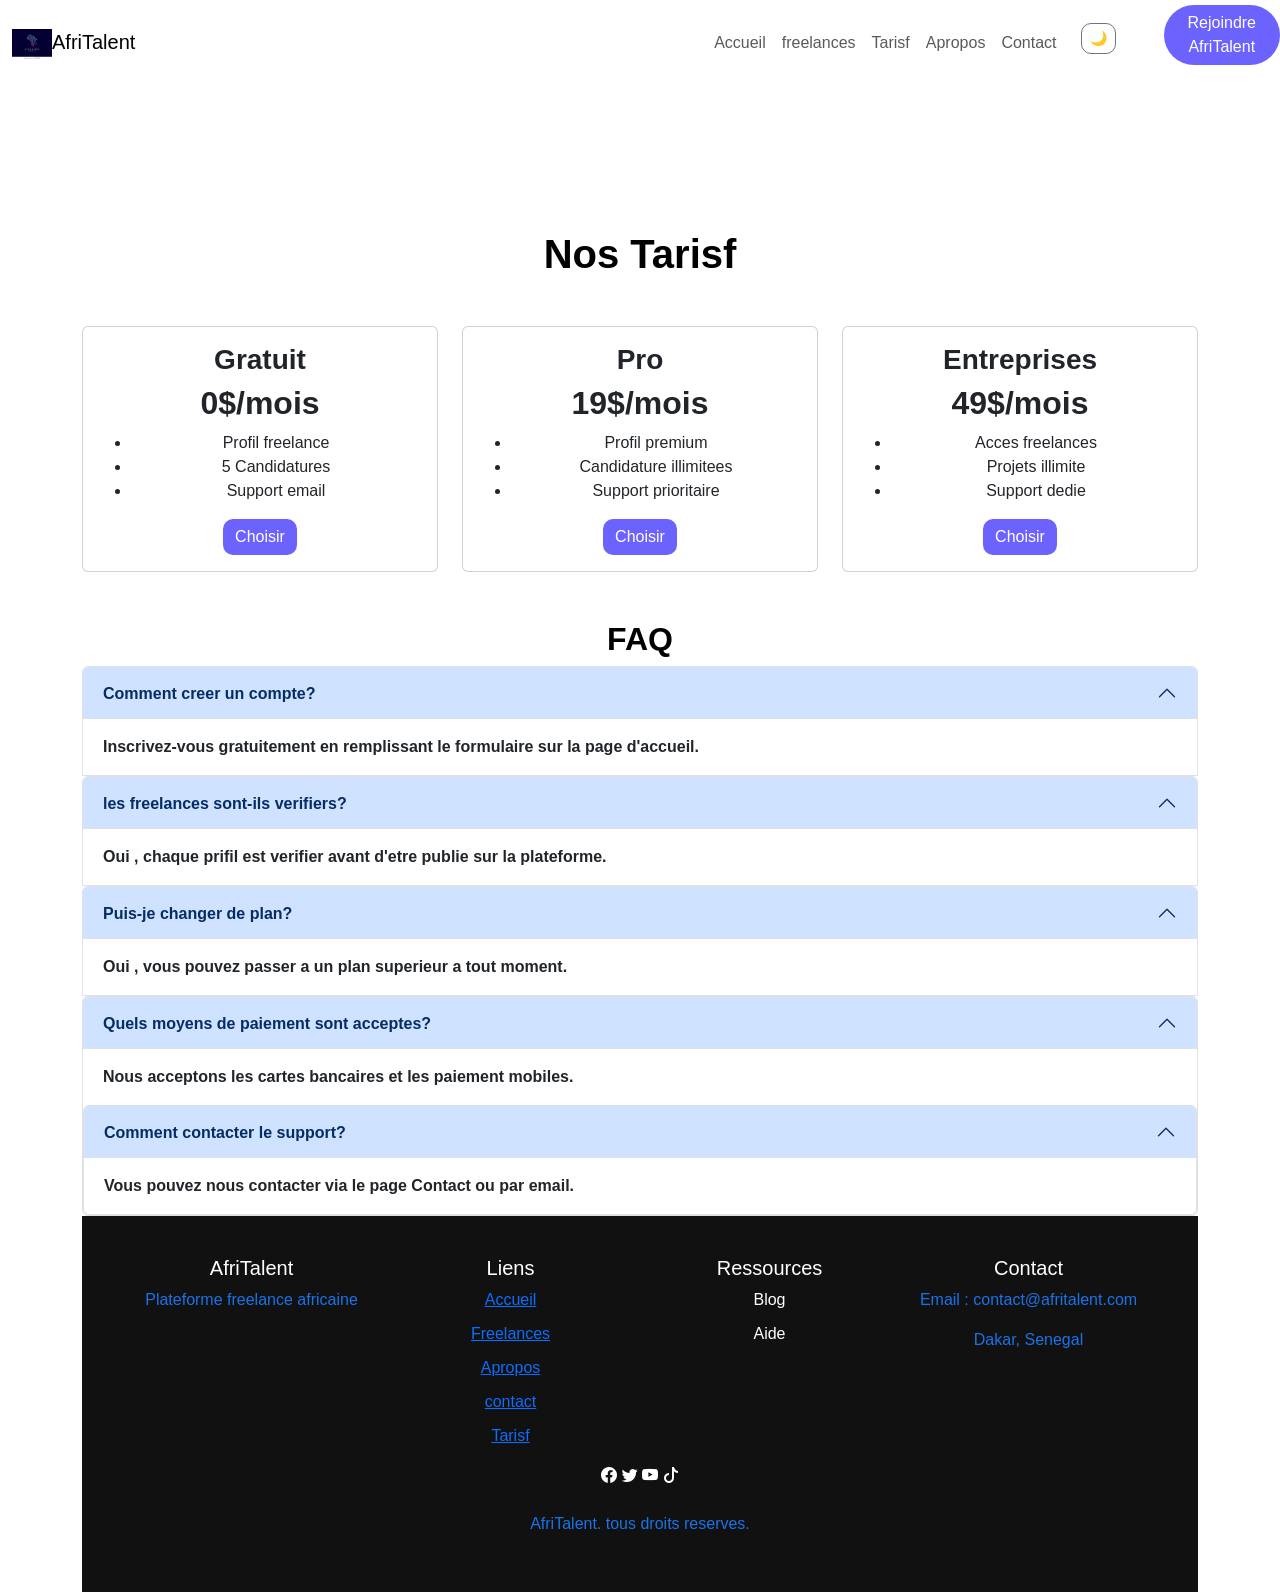
<file: tarisf.html>
<!DOCTYPE html>
<html lang="fr">
<head> 
<meta charset="UTF-8"> 
<meta name="viewport" content="width=device-width, initial-scale=1.0"> 
<title> Tarisf - AfriTalent </title> 
 
<link 
href="https://cdn.jsdelivr.net/npm/bootstrap@5.3.0/dist/css/bootstrap.min.css" 
rel="stylesheet"> 

<link rel="stylesheet" href="https://cdn.jsdelivr.net/npm/bootstrap-icons@1.11.3/font/bootstrap-icons.min.css">

<link rel="stylesheet" href="css/style.css">
</head>
<body> 

<header>
    
        
            <div class="container">
                <a class="navbar-brand" href="index.html"></a>

                <button class="navbar-toggler" data-bs-toggle="collapse" data-bs-target="#menu">

                    <span class="navbar-toggler-icon"></span>

                </button>

        <nav id="navbar1" class=" navbar navbar-expand-lg fixed-top">

            <div class="container">
                <a class="navbar-brand" href="index.html"> <img src="images/Logo.png" width="40" alt="Logo AfriTalent"
                        class="Logo" alt="#">AfriTalent</a>

            </div>
            <div class="collapse navbar-collapse w-75" id="menu">

                <ul class="navbar-nav ms-auto">
                    <li class="nav-item"><a class="nav-link" href="index.html">Accueil</a></li>
                    <li class="nav-item"><a class="nav-link" href="freelances.html">freelances</a></li>
                    <li class="nav-item"><a class="nav-link" href="tarisf.html">Tarisf</a></li>
                    <li class="nav-item"><a class="nav-link" href="about.html">Apropos</a></li>
                    <li class="nav-item"><a class="nav-link" href="contact..html">Contact</a></li>
                    <li class="nav-item ms-lg-3">
                        <button id="darkModeBtn"  class="btn btn-sm btn-outline-secondary">🌙</button>
                    </li>
                </ul>
            </div>
            <ol class="nav-item ms-lg-3">
                <a class="btn btn-primary rounded-pill px-4" href="#">Rejoindre AfriTalent</a>
            </ol>
            </div>
        </nav>
                      
</header>
<!--Nos Tarisf-->
    <div class="container" style="margin-top: 120px;">
        <h1 class="text-center mb-5">Nos Tarisf</h1>

        <div class="row">
            <div class="col-md-4">
                <div class="card text-center">
                    <div class="card-body">
                        <h3>Gratuit</h3>
                        <h2>0$/mois</h2>

                        <ul>
                            <li>Profil freelance</li>
                            <li>5 Candidatures</li>
                            <li>Support email</li>
                        </ul>

                        <button class="btn btn-primary">Choisir</button>

                    </div>

                </div>

            </div>
            
            <div class="col -md-4">
                <div class="card text-center">
                    <div class="card-body">
                        <h3>Pro</h3>
                        <h2>19$/mois</h2>

                        <ul>
                            <li>Profil premium</li>
                            <li>Candidature illimitees</li>
                            <li>Support prioritaire</li>
                            
                        </ul>
                        <button class="btn btn-primary">Choisir</button>
                    </div>

                </div>
            </div>
          
        <div class="col-md-4">
          <div class="card text-center">
            <div class="card-body">
                 <h3>Entreprises</h3>
                 <h2>49$/mois</h2>

                 <ul>
                    <li>Acces freelances</li>
                    <li>Projets illimite</li>
                    <li>Support dedie</li>
                 </ul>
                 <button class="btn btn-primary">Choisir</button>
            </div>

        </div>

    </div>
     
</div>

 </div>

<!--Question -->

<div class="container mt-5">

    <h2 class="text-center">FAQ</h2>

<div class="accordion" id="accordionExample">
  <div class="accordion-item">

    <h2 class="accordion-header">
      <button class="accordion-button" type="button" data-bs-toggle="collapse" data-bs-target="#collapseOne" aria-expanded="true" aria-controls="collapseOne">
        Comment creer un compte?
      </button>
    </h2>

    <div id="collapseOne" class="accordion-collapse collapse show" data-bs-parent="#accordionExample">

      <div class="accordion-body">
        <strong>Inscrivez-vous gratuitement en remplissant le formulaire sur la page d'accueil.</strong> 
      </div>

    </div>
  </div>


<div class="accordion" id="accordionExample">
  <div class="accordion-item">

    <h2 class="accordion-header">
      <button class="accordion-button" type="button" data-bs-toggle="collapse" data-bs-target="#collapseOne" aria-expanded="true" aria-controls="collapseOne">
        les freelances sont-ils verifiers?
      </button>
    </h2>

    <div id="collapseOne" class="accordion-collapse collapse show" data-bs-parent="#accordionExample">

      <div class="accordion-body">
        <strong>Oui , chaque prifil est verifier avant d'etre publie sur la plateforme.</strong> 
      </div>

    </div>
  </div>


<div class="accordion" id="accordionExample">
  <div class="accordion-item">

    <h2 class="accordion-header">
      <button class="accordion-button" type="button" data-bs-toggle="collapse" data-bs-target="#collapseOne" aria-expanded="true" aria-controls="collapseOne">
        Puis-je changer de plan?
      </button>
    </h2>

    <div id="collapseOne" class="accordion-collapse collapse show" data-bs-parent="#accordionExample">

      <div class="accordion-body">
        <strong>Oui , vous pouvez passer a un plan superieur a tout moment.</strong> 
      </div>

    </div>
  </div>
    
<div class="accordion" id="accordionExample">
  <div class="accordion-item">

    <h2 class="accordion-header">
      <button class="accordion-button" type="button" data-bs-toggle="collapse" data-bs-target="#collapseOne" aria-expanded="true" aria-controls="collapseOne">
        Quels moyens de paiement sont acceptes?
      </button>
    </h2>

    <div id="collapseOne" class="accordion-collapse collapse show" data-bs-parent="#accordionExample">

      <div class="accordion-body">
        <strong>Nous acceptons les cartes bancaires et les paiement mobiles.</strong> 
      </div>

    
  </div>

 <div class="accordion" id="accordionExample">
  <div class="accordion-item">

    <h2 class="accordion-header">
      <button class="accordion-button" type="button" data-bs-toggle="collapse" data-bs-target="#collapseOne" aria-expanded="true" aria-controls="collapseOne">
        Comment contacter le support?
      </button>
    </h2>

    <div id="collapseOne" class="accordion-collapse collapse show" data-bs-parent="#accordionExample">

      <div class="accordion-body">
        <strong>Vous pouvez nous contacter via le page Contact ou par email.</strong> 
      </div>

    </div>
  </div>

       


    </div>
 </div>
</main>

 <!--CTA-->
    
 
 <footer class="footer">

        <div class="container">

            <div class="row">

                <div class="col-md-3">
                    <h5>AfriTalent</h5>
                    <p>Plateforme freelance africaine</p>
                </div>

                <div class="col-md-3">
                    <h5>Liens</h5>
                    <ul>
                        <li><a href="">Accueil</a></li>
                        <li><a href="freelances.html">Freelances</a></li>
                        <li><a href="about.html">Apropos</a></li>
                        <li><a href="contact..html">contact</a></li>
                        <li><a href="tarisf.html">Tarisf</a></li>
                    </ul>
                </div>


                <div class="col-md-3">
                    <h5>Ressources</h5>
                    <ul>
                        <li>Blog</li>
                        <li>Aide</li>
                    </ul>
                </div>

                <div class="col-md-3">
                    <h5>Contact</h5>
                    <p>Email : contact@afritalent.com</p>
                    <p>Dakar, Senegal</p>
                </div>


                <div>
                    <i class="bi bi-facebook"><i class="fa-brands fa-facebook"></i></i>
                    <i class="bi bi-twitter"></i>
                    <i class="bi bi-youtube"></i>
                    <i class="bi bi-tiktok"></i>
                </div>
            </div>



            <p class="text-center mt-4">
                <span id="year"></span> AfriTalent. tous droits reserves.
            </p>
        </div>
    </footer>


 <script src ="https://cdn.jsdelivr.net/npm/bootstrap@5.3.0/dist/js/bootstrap.bundle.min.js"></script>
 



<script src="js/main.js"></script>
</body>
</html>
</file>
<file: css/style.css>
:root{
   --primary: #6C63FF;
   --dark:#111;
   --light:#fff;
   --gray:#f5f5f5;
   --text-main:#334155;
   --fontTitle:'Montserrat' , sans-serif;
   --fontText:'Poppins' ,sans-serif;
   --font-body: 'inter' , sans-serif;
   --spacing-base: 1rem;
   --navbar-height: 85px;

}

*{
    margin: 0;
    padding: 0;
    box-sizing: border-box;
}

body{
    font-family:var(--fontText);
    color:var(--text);
    background: var(--light);
    padding-top: var(--navbar-height);
    ;
    

}

.navbar{
    background: var(--light);
    /* transition: var(--transition); */
    padding: 5px 0;
    position: fixed;
    top: 0;
    left: 0;
    width: 100%;
    /* background-color: transparent;  */
    /* color: #ffffff; */
    /* transition: all 0.4s ease-in-out; */
    z-index: 9;
}


/* NAVBAR SCROLL */
#navbar1.navbarScroll{
   background-color:var(--primary);
   padding: 0;
   color: var(--light);
   box-shadow:0 2px 10px rgba(0,0,0,0.1)
}
.navbarScroll .nav-link{
    color: var(--light);
}
h1,h2,h3{
    font-family: var(--fontTitle);
    font-weight: 600;
}

.hero{
    background-image: url('../images/photo.jpg');
    background-position: center;
    background-size: cover;
    background-repeat: no-repeat;
    color: white;
    padding: 200px 20px;
    text-align: center;
    height: 600px;
   
}
.hero h1{
    font-size: 45px;
    font-weight: 700;
}

.hero h1{
    font-size: 20px;
    margin-top: 10px;
}

.stats{
    padding: 60px 0;
}

.btn-primary{
    background: var(--primary);
    border: none;
}

/* font-weignt */
.accordion-button{
    font-weight: 600;
}

/* valeurs */
section i{
    color: var(--primary);
    margin-bottom: 10px;
}

.counter{
    font-size: 40px;
    font-weight: bold;
    color: var(--primary);
}


/* formulation */

form button{
    width: 100%;
    border-radius: 10px;
}
/* Freelances */

.freelances{
    display: grid;
    grid-template-rows: repeat(3, 200px);
    gap: 25px;
    margin-top: 40px;
    padding: 20px; 
}
.card img{
    width: 100%;
    height: 300px;
    object-fit: cover;
    border-radius: 10px;

}
/* about */

.taem img{
    height: 200px;
    width: 100%;
    object-fit: cover;
    border-radius: 10px;
}

/* Question */

.collapse{
    display: block;
}


/* temoignages */


.carousel-item{
    width: 50%;
    padding-left: 20rem;
}
.test{
    height: 20rem;
    object-fit: cover;
}
 /* bento grid */
.bento-grid{
   display: grid;
   grid-template-columns: repeat(3, 1fr);
   gap: 20px;
   margin-top: 40px;
   align-items: stretch;
}

.box{
    background: #f5f5f5;
    padding: 30px;
    border-radius: 15px;
    height: 100%;
    display: flex;
    flex-direction: column;
    justify-content: center;
    transition: 0.3s;
}

.box:hover{
    transform: translateY(-5px);
    box-shadow: 0 10px 25px rgba(0, 0, 0, 0 .1);
}
/* effet bento */
.box1{
    grid-column: span 2;
}

.box2{
    grid-row
    : span 2;
}

.box p{ 
    margin-top: 10px;
    line-height: 1.7;

}

.categories-container{
    display: grid;
    grid-template-columns: repeat(auto-fit, minmax(250px, 1fr));
    gap: 30px;
    margin-top: 40px;
}

.categorie-card{
    background: white;
    padding: 30px;
    border-radius: 15px;
    text-align: center;
    box-shadow: 0 4px 10px rgba(0,0,0,0.1);
    transition: 0.3s;
    text-align: center;
    margin-bottom: 20px;
}

.categorie-card:hover{
    transform: translateY(-5px);
}

.categorie-card i{
    font-size: 35px;
    color: #3b3bff;
    margin-bottom: 15px;
}

.categorie-card h3{
    margin-bottom: 10px;
}


/* cards */
.category-card{
    background: white;
    padding: 25px;
    border-radius: 18px;
    transition: all 0.3s ease;
    cursor: pointer;
    border: 1px solid transparent;
}

.card:hover{
    transform: translateY( -5px);
    box-shadow: 0 10px 25px rgba(0,0,0,0.2);
}

.category-card h3, p{
   color: #1a73e8;
}
/* icone */
.category-card i {
    margin-bottom: 10px;
    display: block;
    color: var(--text-main);
}



/* cta */
.cta{
    background: var(--primary);
    color: white;
    padding: 80px;
    text-align: center;
}


/* footer */
.footer{
    background: #111;
    color:white;
    padding: 40px;
    text-align: center;
}

.footer ul{
    list-style: none;
    padding: 0;
}

.footer li{
    margin-bottom: 10px;
}

/* ANIMATIONS */
.hero h1,
.hero h2,
.hero a{
    animation: fadeUp 1s ease;
}

@keyframes fadeUp{
    from{
    opacity: 0;
    transform: translateY(30px);
    
}

to{
    opacity: 1;
    transform: translateY(0);
}

}

/* HOVER NAVBAR*/
.nav-link{
    transition: 0.3s;
}

.nav-link:hover{
    color: var(--primary);
}

/*Boutons */
.btn{
    border-radius: 10px;
    transition: 0.3s;
}

.btn:hover{
    transform: scale(1.05);
}

/* images */
img{
    max-width: 100%;
}

/* responsive tablet */
@media(max-width:992px){
    .hero h1{
        font-size: 35px;
}
    .bento-grid{
        grid-template-columns: 1fr 1fr;
}
}

/* responsive mobile */
@media(max-width:768px){

.navbar{
    padding: 10px;
}    
.hero{
    padding: 120px 20px;
}    

.hero h1{
    font: size 35px;
}

.hero h2{
    font-size: 16px;
}
.bento-grid{
    grid-template-columns: 1fr 1fr;
}
.box1,
box2{
    grid-column:auto;
    grid-row: auto;
}
.stats .col-md-4{
    margin-bottom: 20px;
}
.category{
    margin-bottom: 20px;
}
.carousel-item{
    padding: 20px;
}

.cta h2{
    font-size: ;
}
.footer{
    text-align: center;
}
}

/*petits telephone */
@media(max-width:480px){

    .hero h1{
        font-size: 24px;
}
    .hero h2{
        font-size: 14px;
 }

    .btn{
        width: 100%;
        margin-top: 10px;
}

    .box{
        padding: 20px;
}
}

/*desktop */
@media(max-width:1200px){

    .container{
        max-width: 1140px;
}
    .hero{
        font-size: 60px;
}
}


/* BOUTON RETOUR HAUT */
#scrollTopBtn{
position:fixed;
bottom:20px;
right:20px;
background:var(--primary);
color:white;
border:none;
padding:12px 15px;
border-radius:50%;
cursor:pointer;
display:none;
z-index:999;
}
/* DARK MODE */
body{
    background-color: #fff;
    color:#000;

   font-family: Arial, Helvetica, sans-serif;
}

.dark{
    background-color: #333;
    color: #fff;
}

.fade-in{
    opacity: 0;
    transform: translateY(40px);
    transition: all 0.8s ease;
}

.fade-in.show{
    opacity: 1;
    transform: translateY(0);
}
</file>
